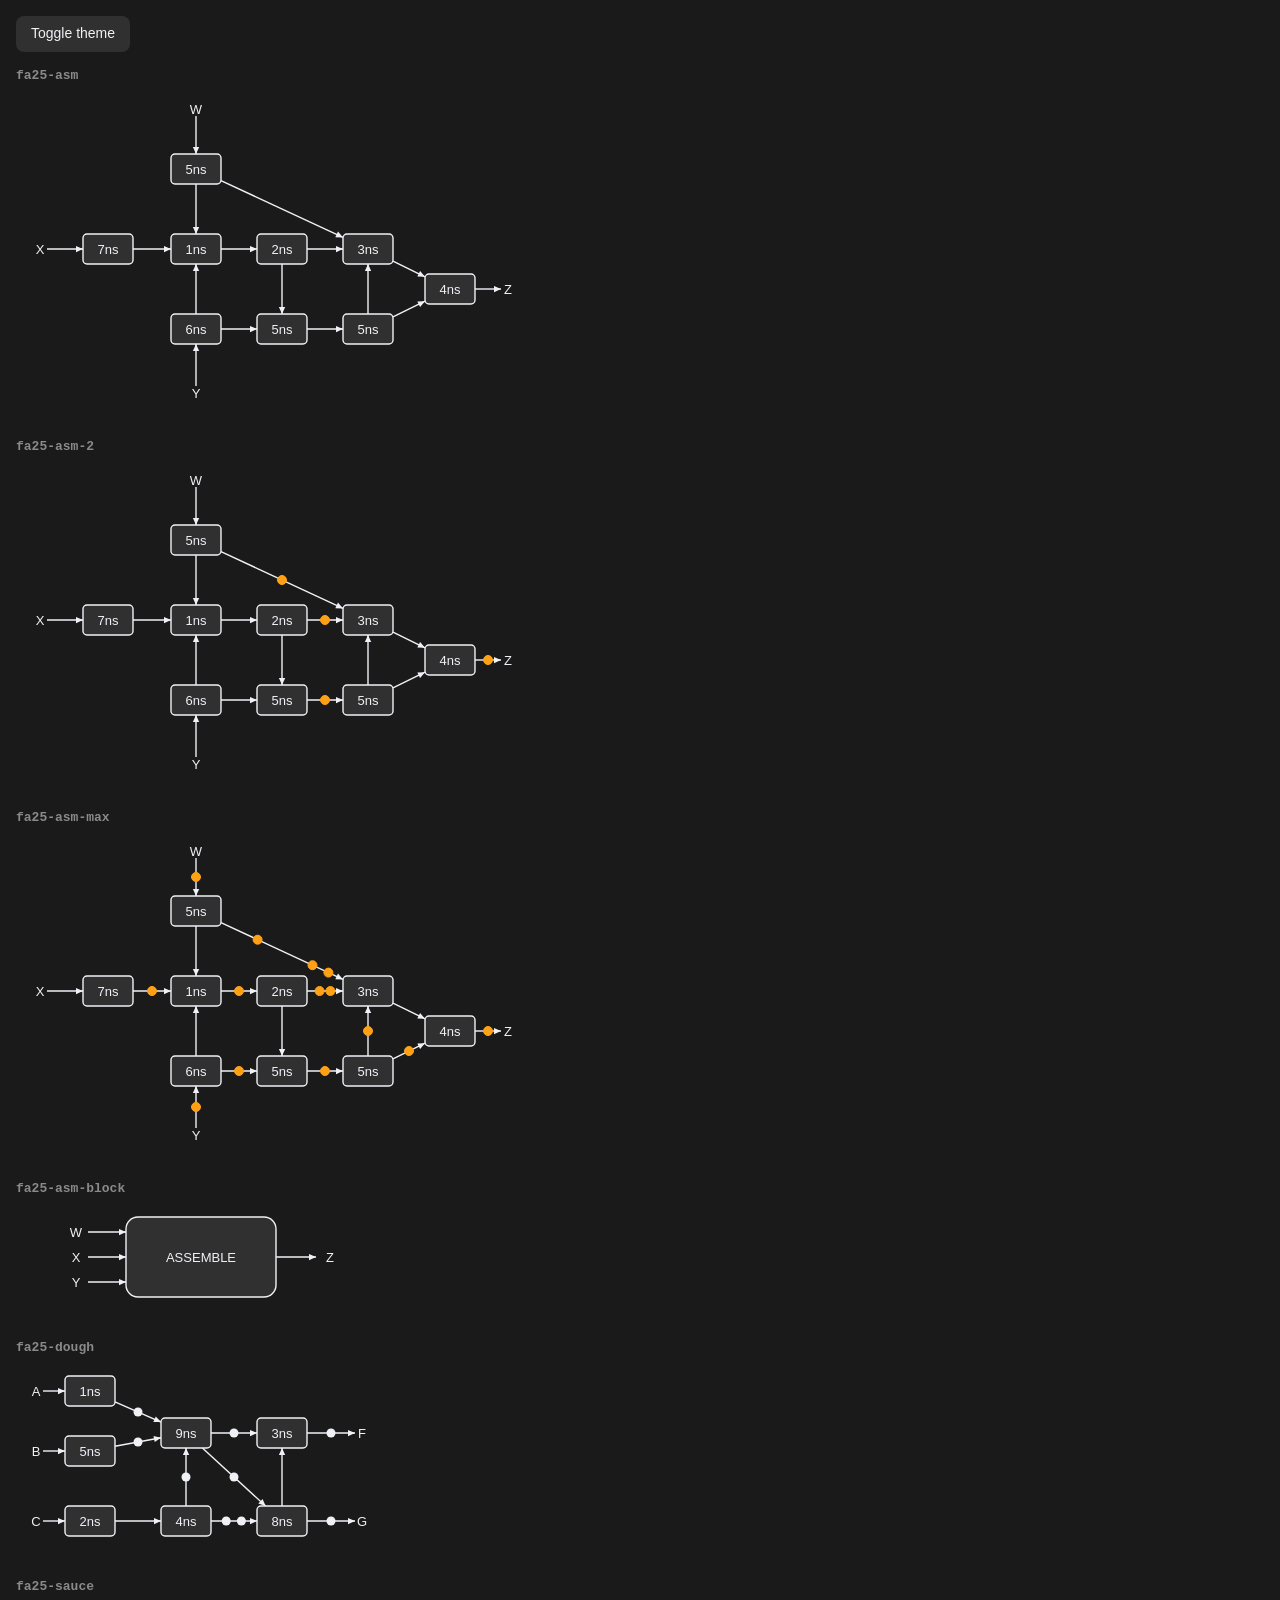
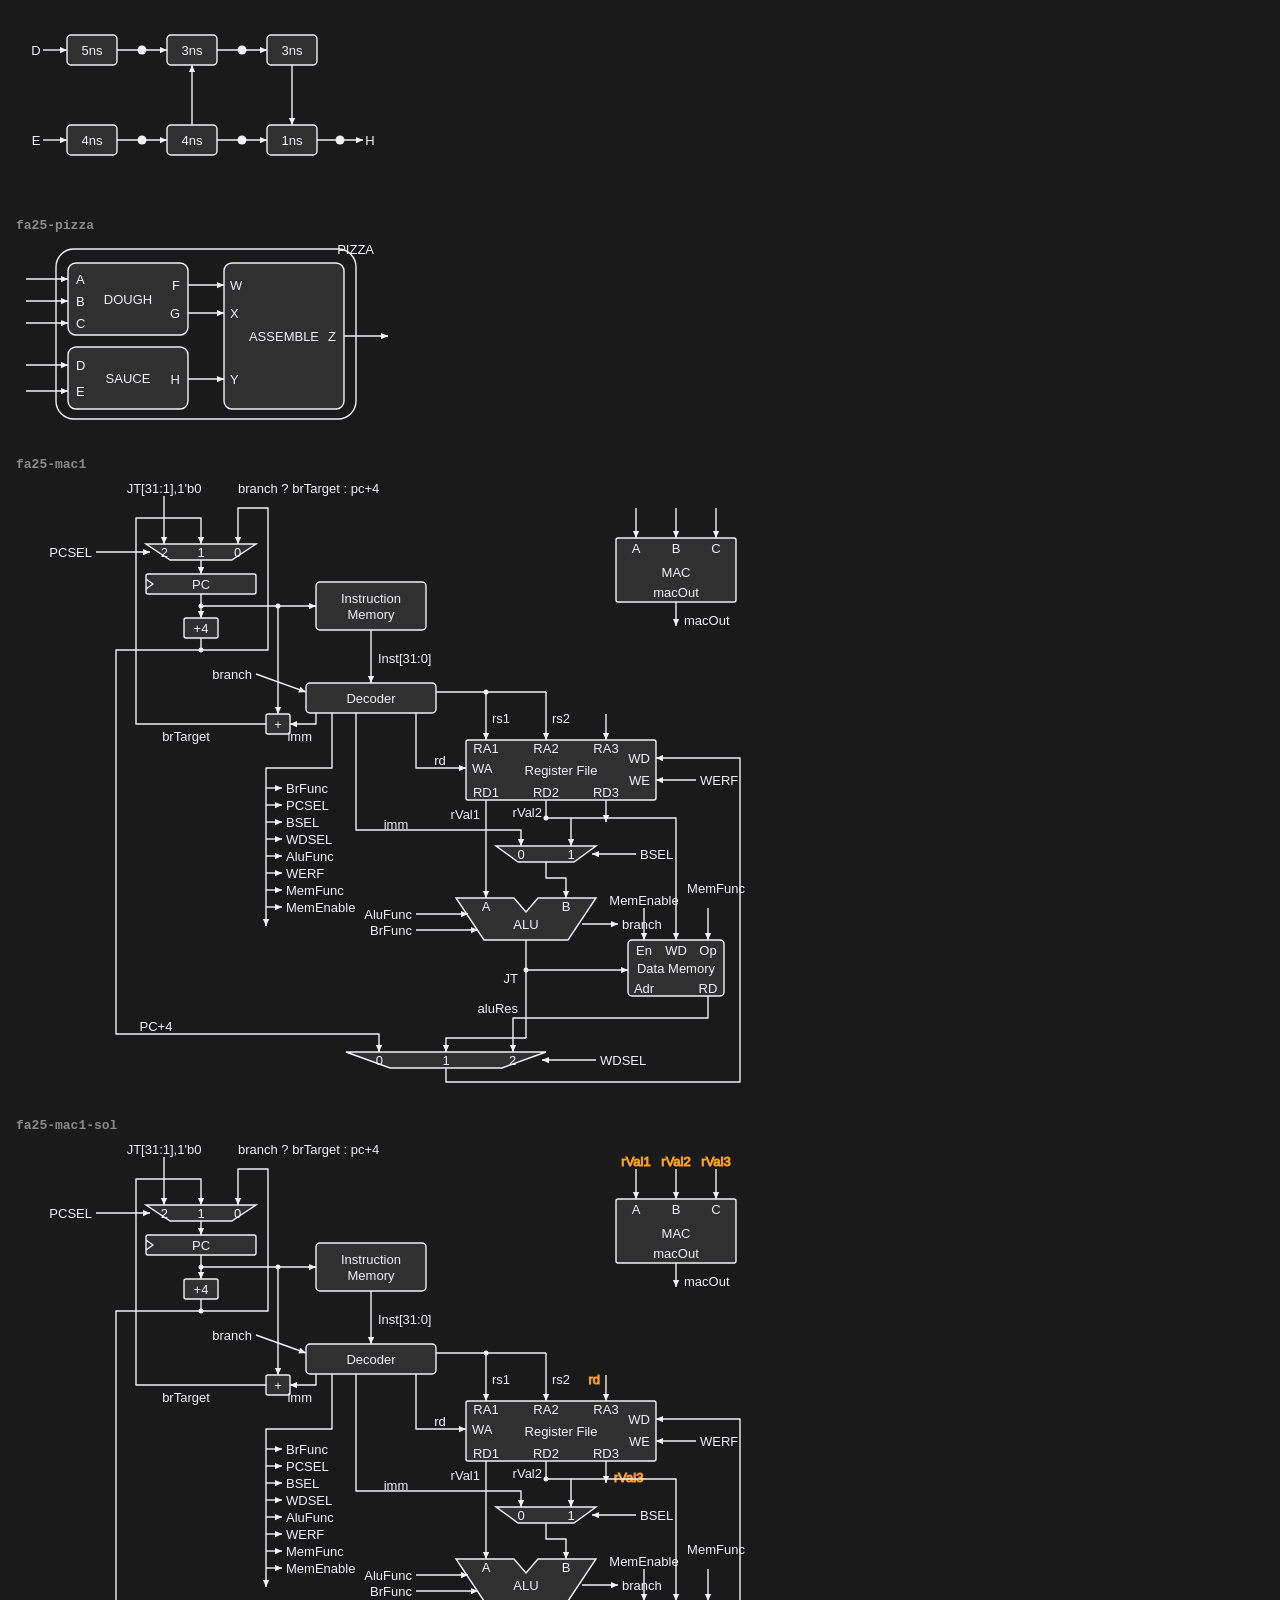
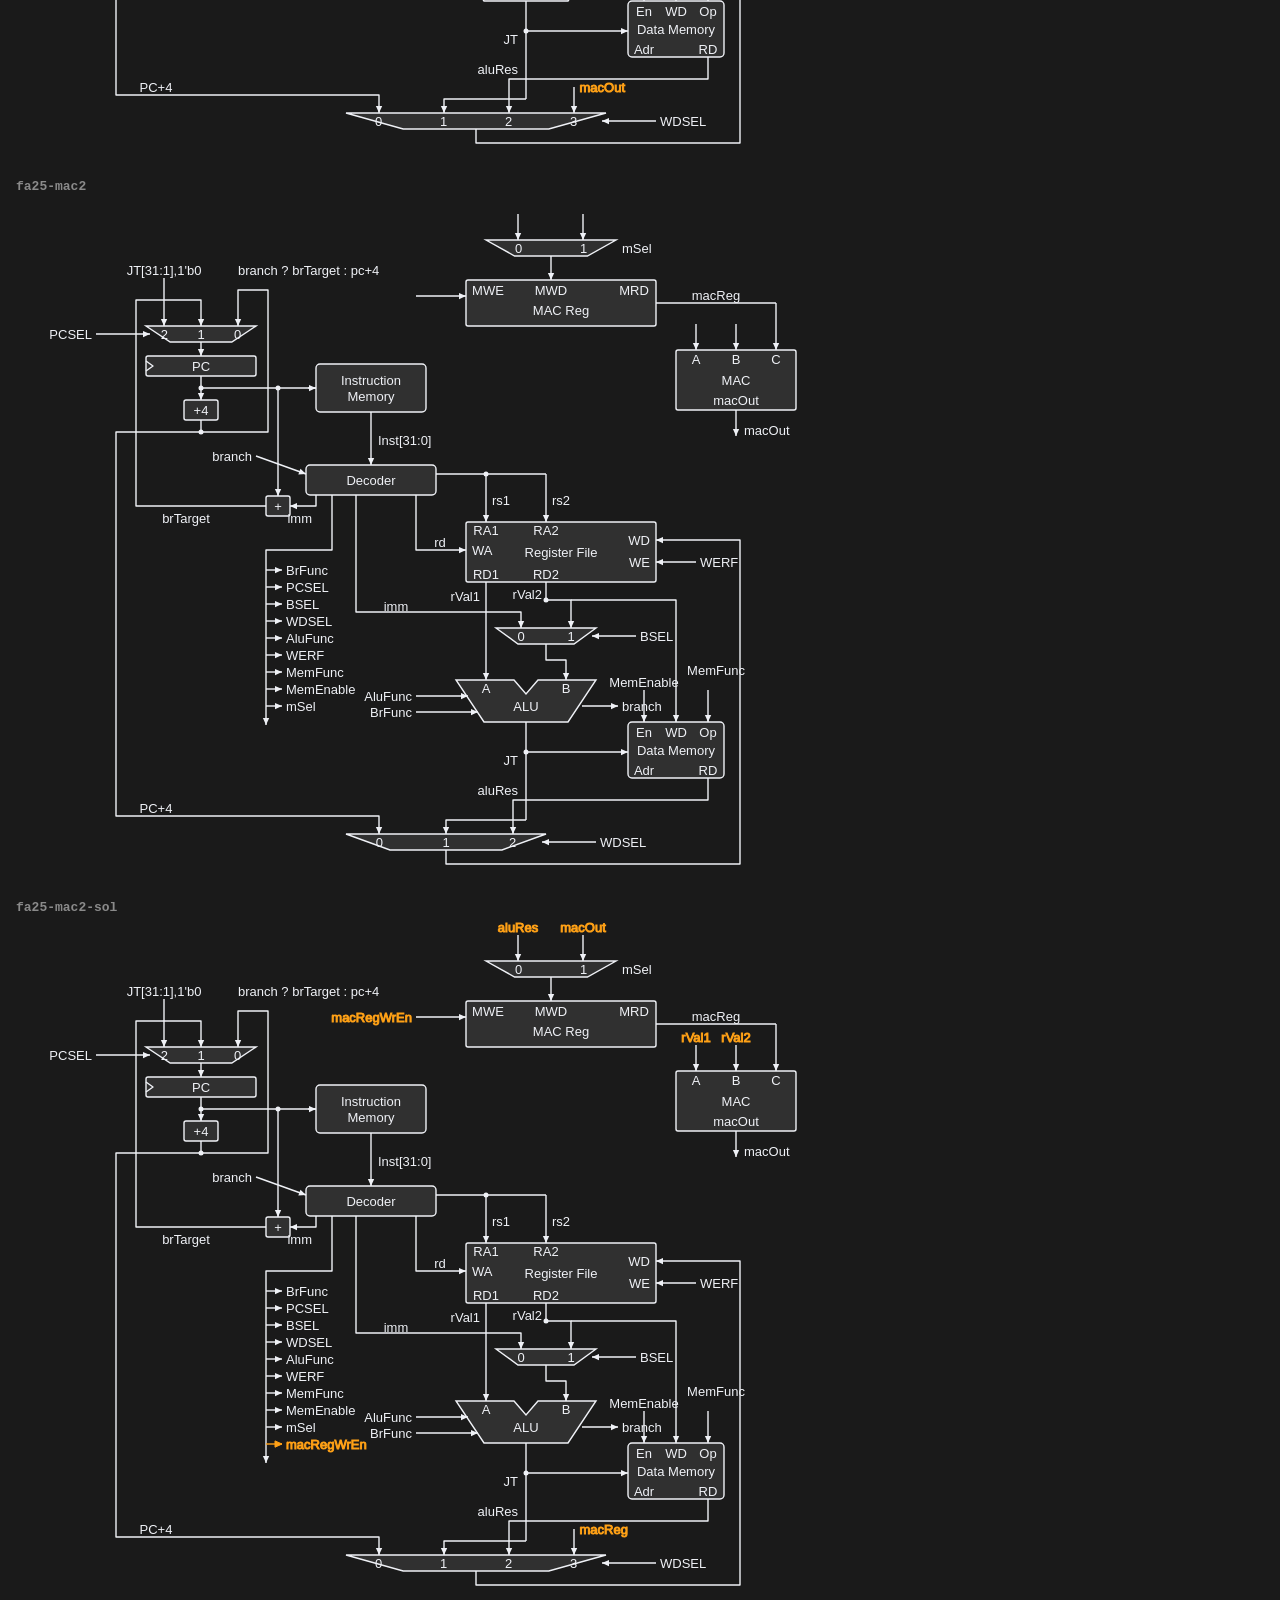
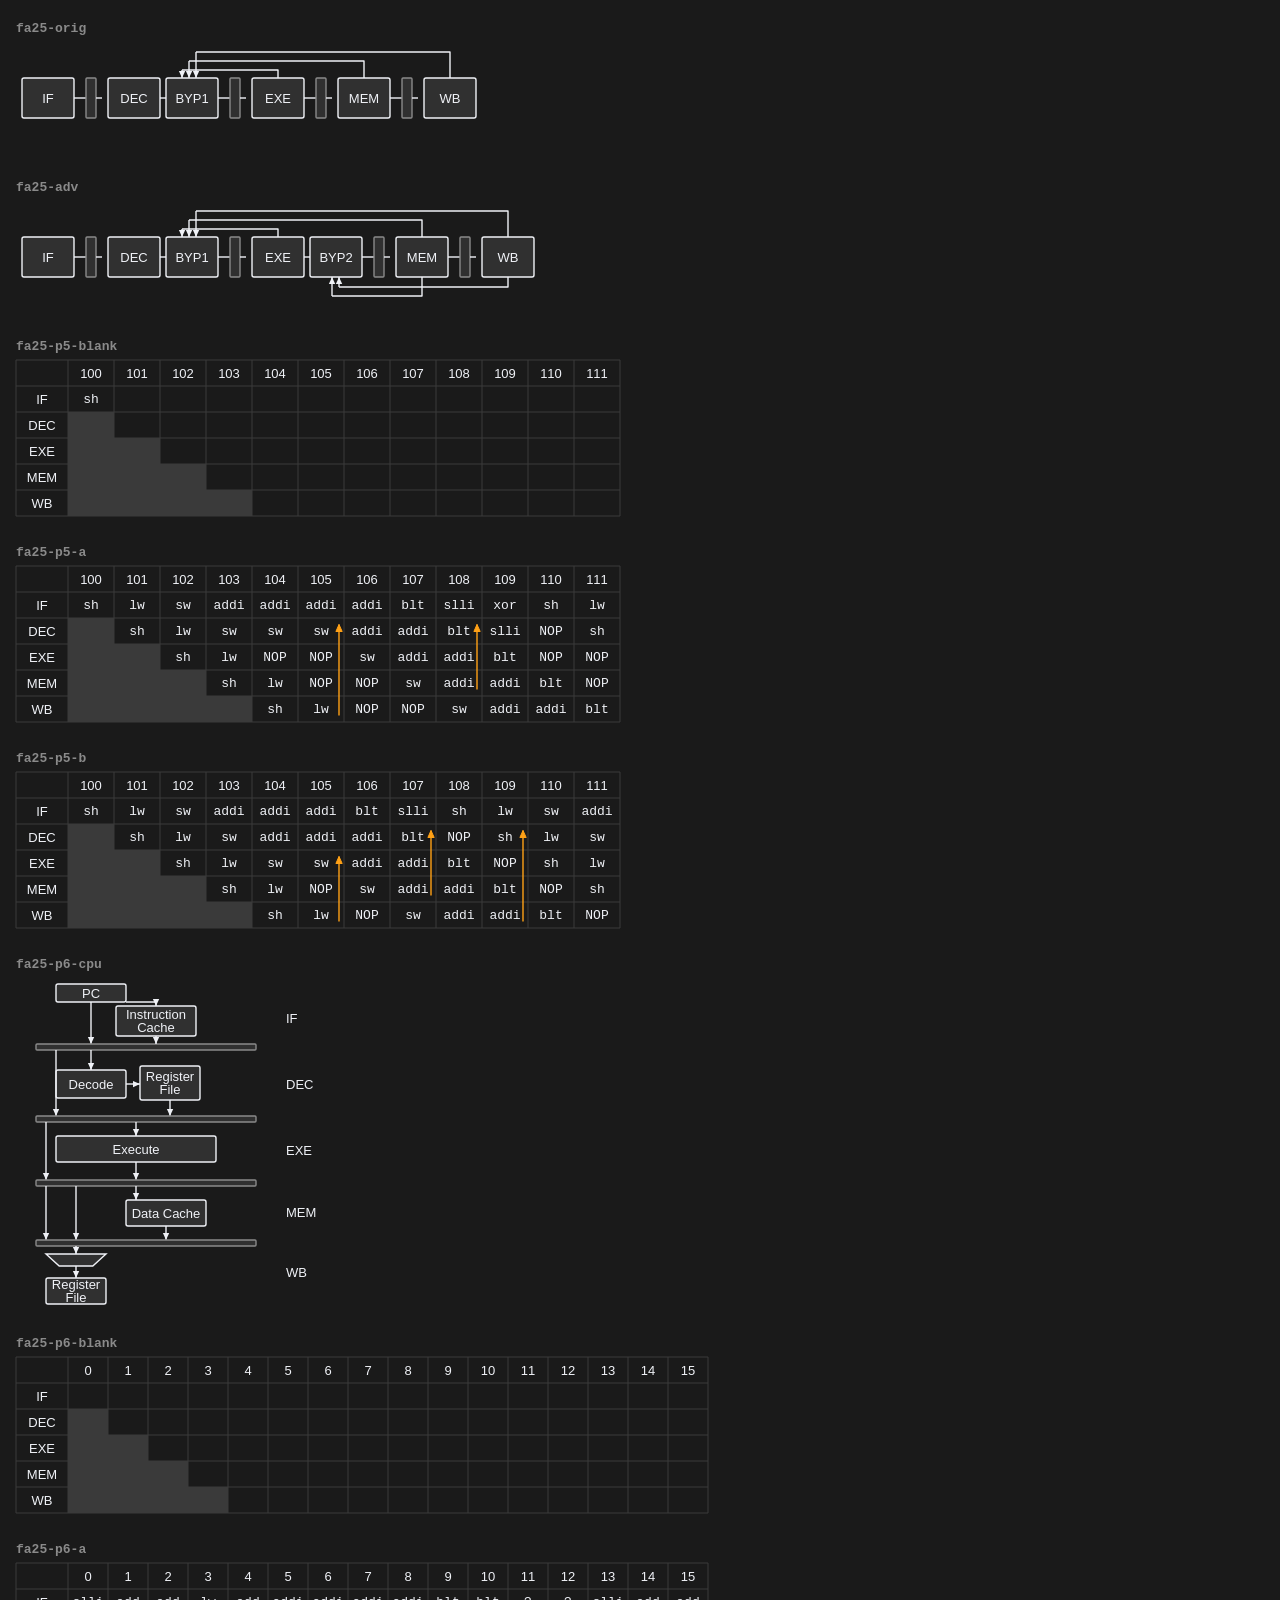
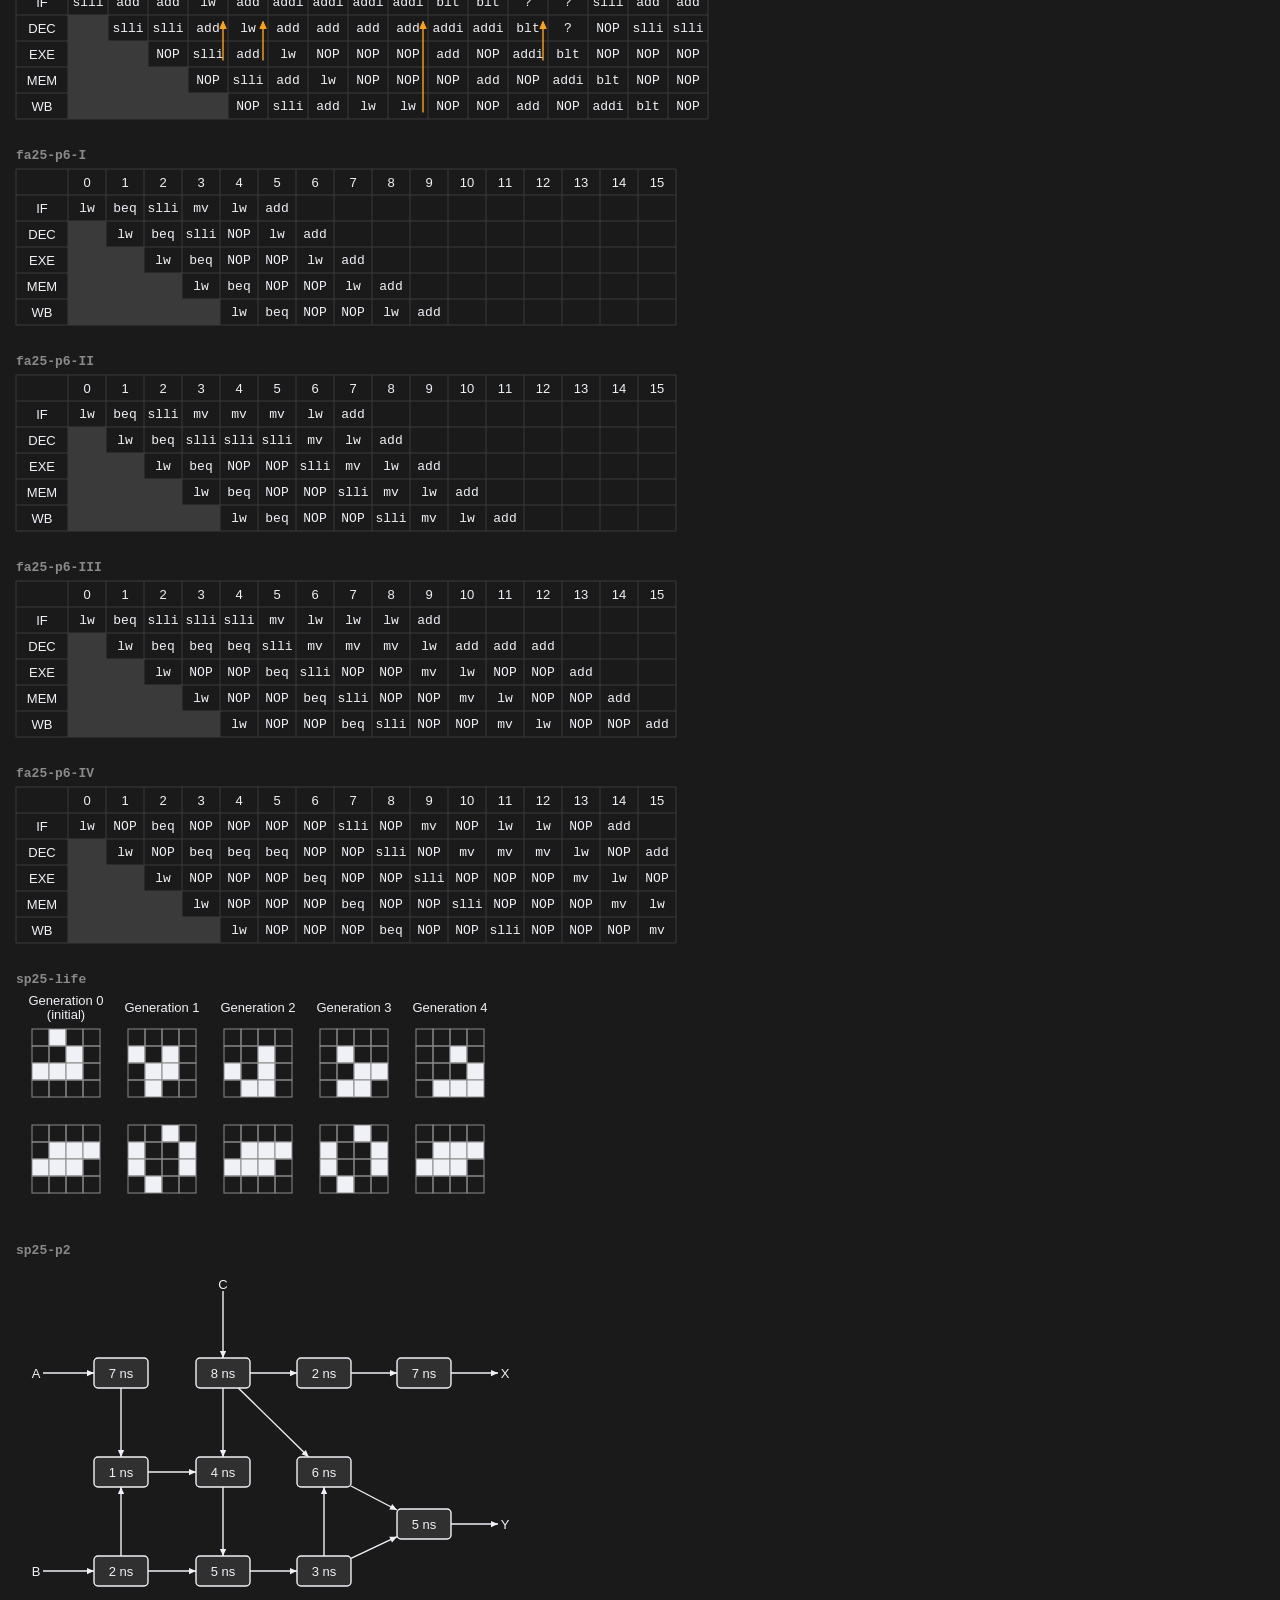
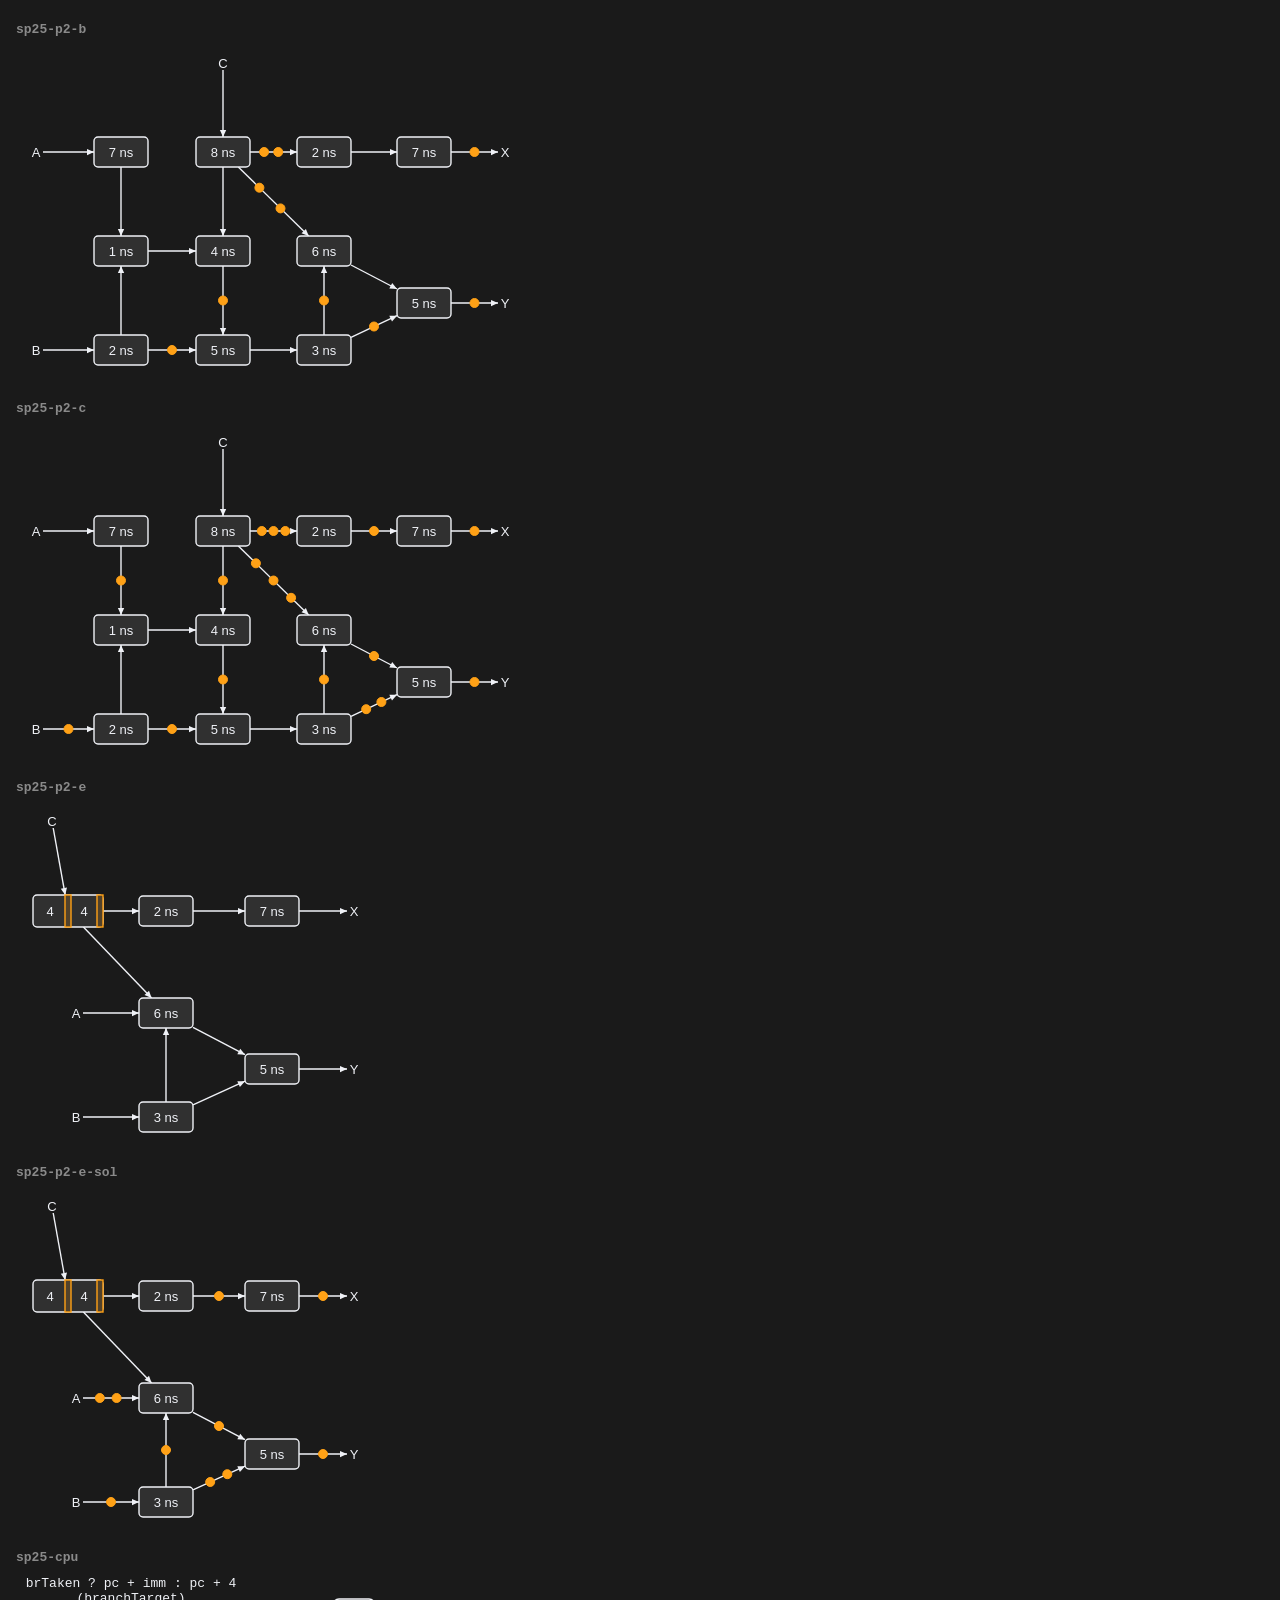
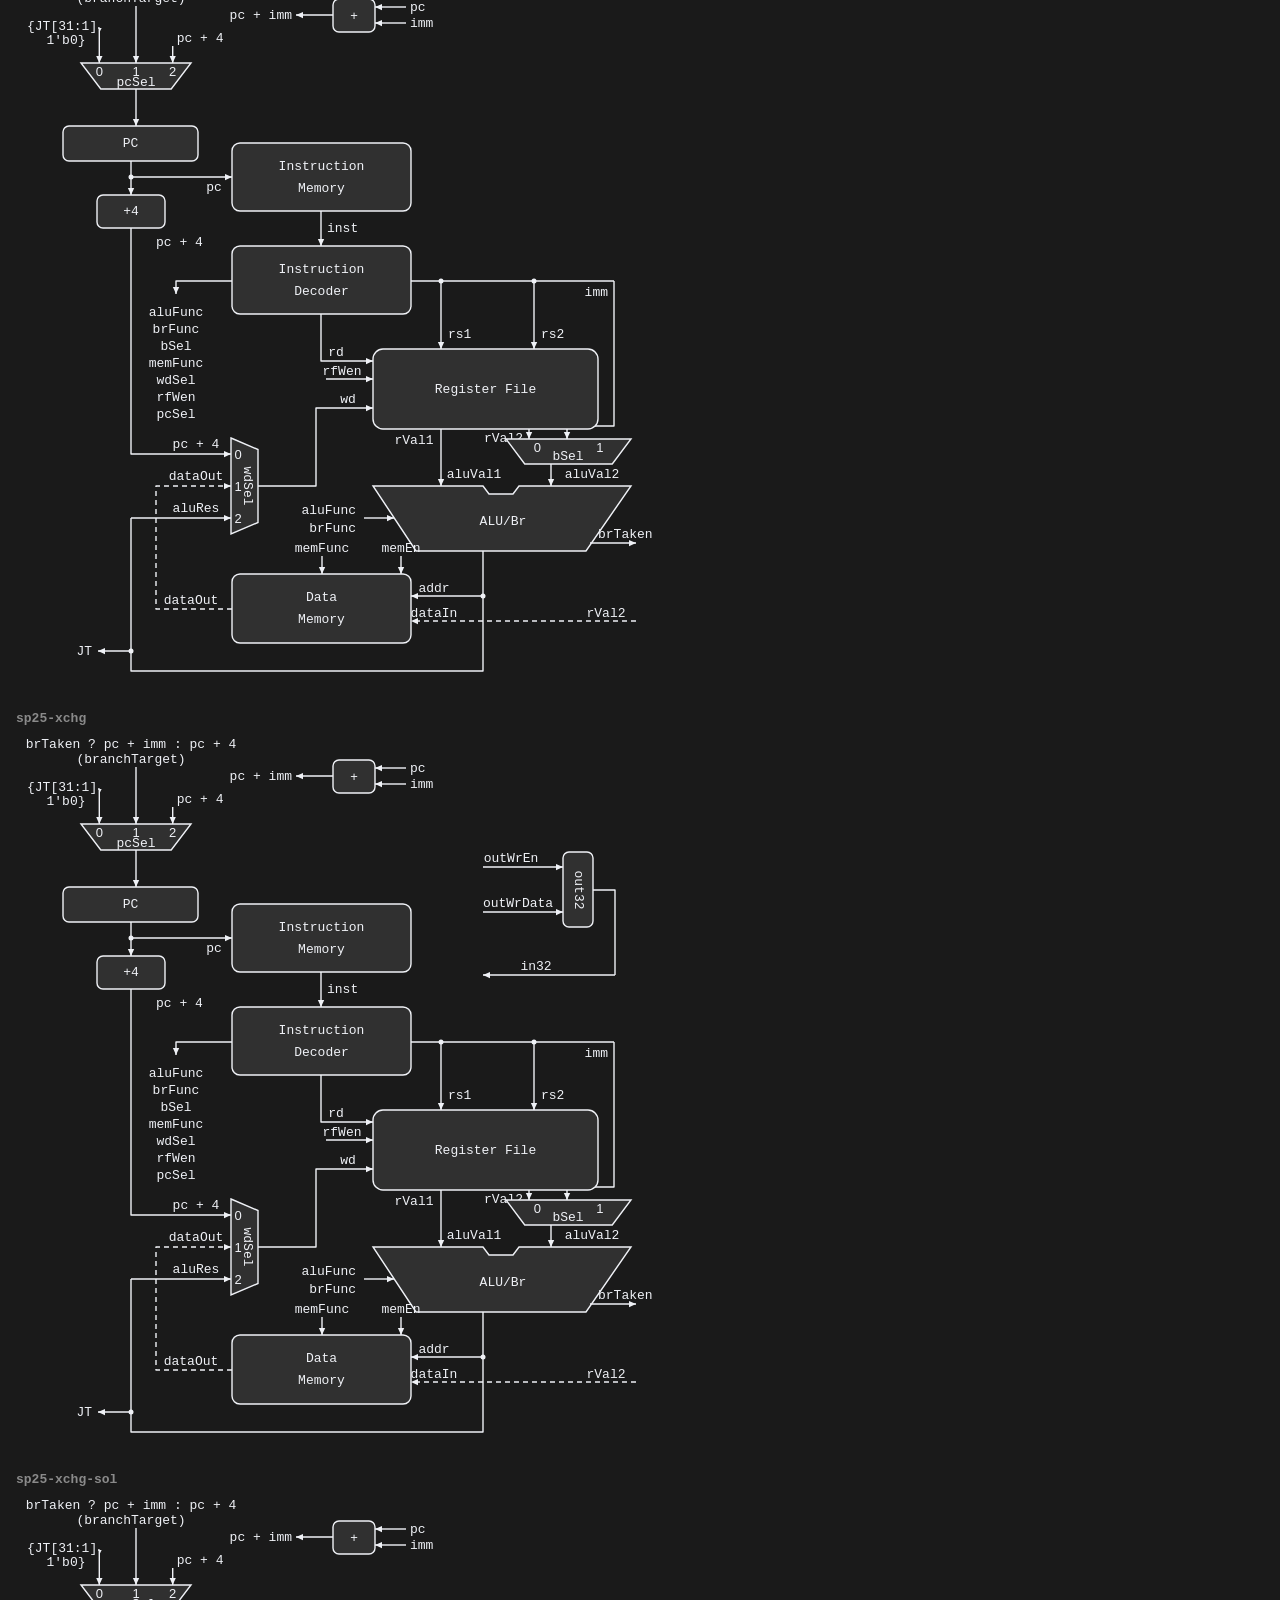
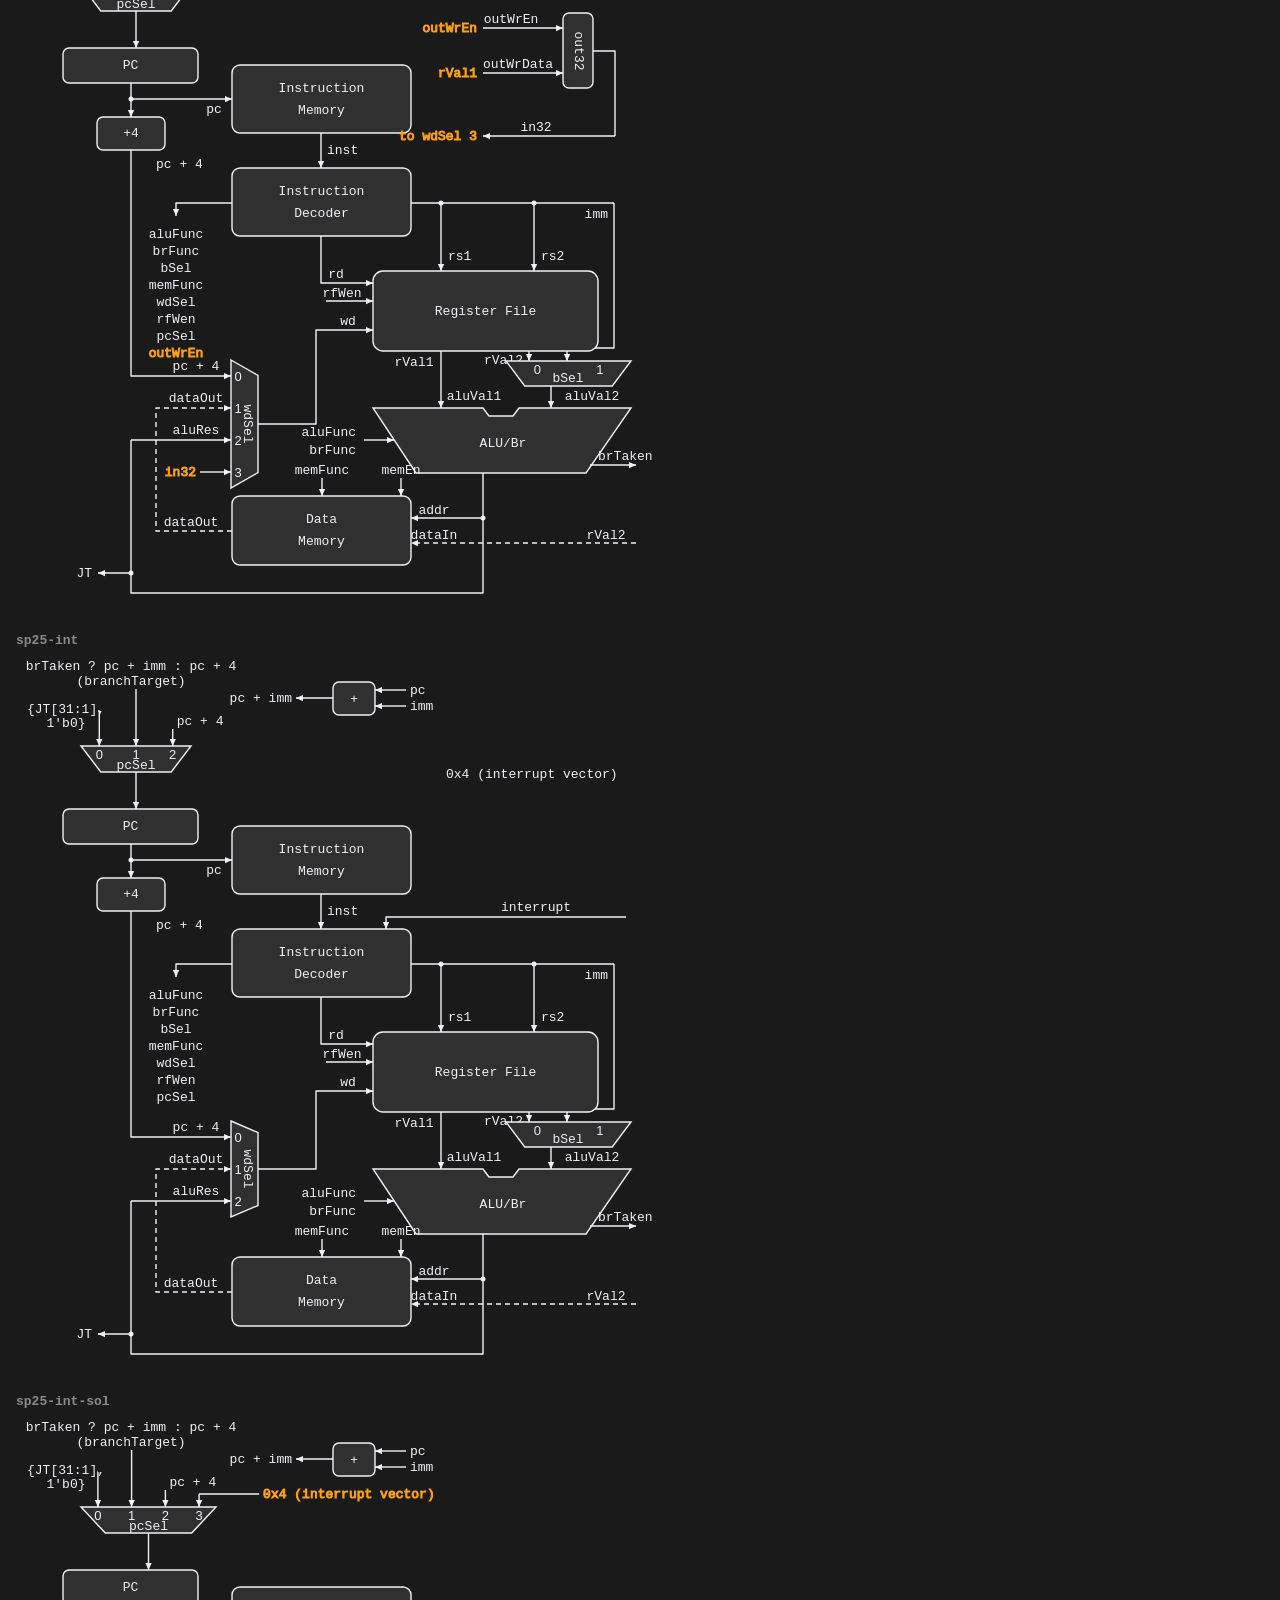
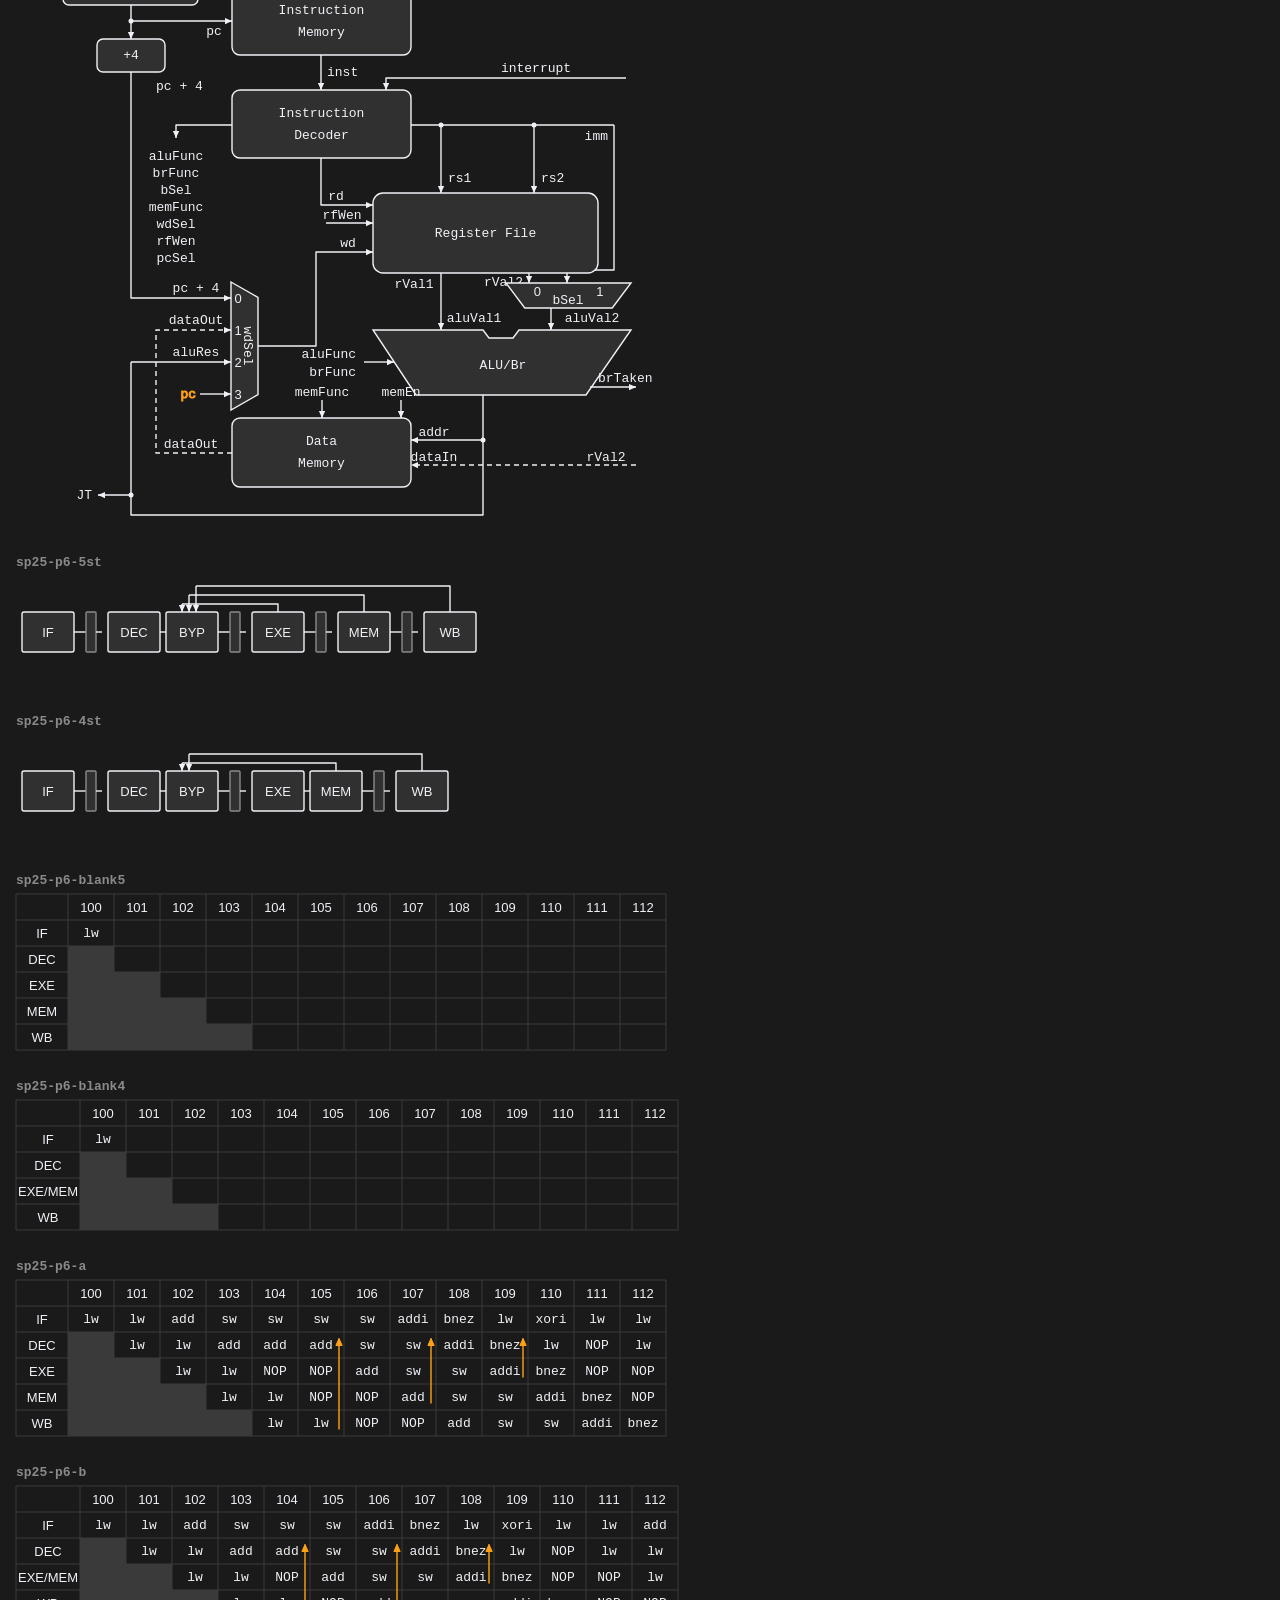
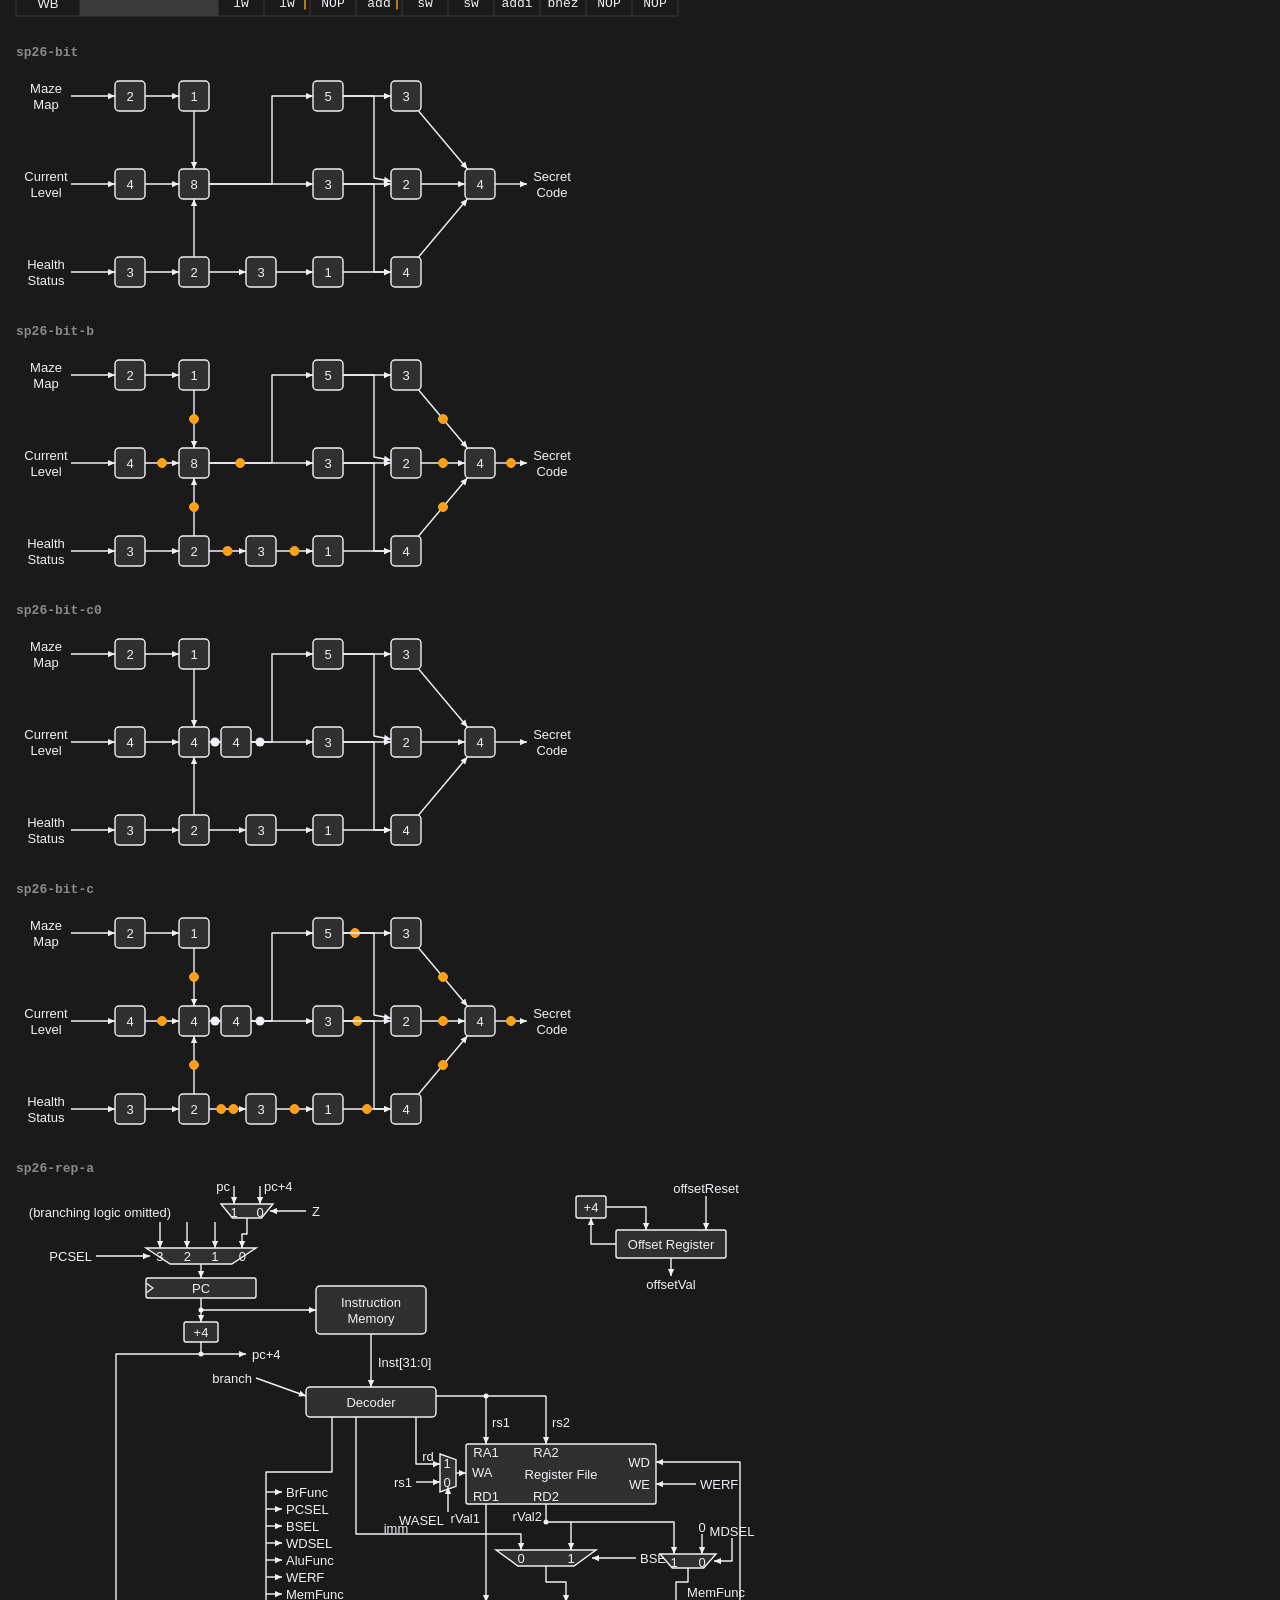
<file: scripts/figs.html>
<!doctype html>
<html lang="en" data-theme="dark">
<head>
  <meta charset="utf-8">
  <meta name="viewport" content="width=device-width, initial-scale=1">
  <title>Figure Sheet</title>
  <!-- Developer page: shows every figure from js/fig.js at full size. Serve the trainer folder
       and open /scripts/figs.html. Add ?f=name to show only figures whose name contains "name". -->
  <link rel="stylesheet" href="../css/style.css?v=dev">
  <style>
    body { padding: 16px; height: auto; overflow: auto; }
    .item { margin: 0 0 28px; }
    .item h4 { margin: 0 0 6px; font: 600 13px ui-monospace, Consolas, monospace; color: var(--text-3); }
    .item .fig { margin: 0; max-width: none; }
    button { margin-bottom: 16px; }
  </style>
</head>
<body>
  <button class="btn" onclick="document.documentElement.dataset.theme = document.documentElement.dataset.theme === 'dark' ? 'light' : 'dark'">Toggle theme</button>
  <div id="list"></div>
  <script src="../js/fig.js?v=dev"></script>
  <script src="../js/real-6191-quiz.js?v=dev"></script>
  <script src="../js/real-6191-ws.js?v=dev"></script>
  <script>
    const f = new URLSearchParams(location.search).get("f") || "";
    document.getElementById("list").innerHTML = Object.entries(window.FIGS).filter(([k]) => k.includes(f))
      .map(([k, v]) => `<div class="item"><h4>${k}</h4>${v}</div>`).join("");
  </script>
</body>
</html>
</file>
<file: css/style.css>
:root {
  --bg: #1a1a1a;
  --panel: #282828;
  --panel-2: #303030;
  --row-alt: #232323;
  --border: #3a3a3a;
  --text: #eff1f6;
  --text-2: #b3b3b3;
  --text-3: #8a8a8a;
  --accent: #ffa116;
  --easy: #00b8a3;
  --medium: #ffc01e;
  --hard: #ff375f;
  --ok: #2cbb5d;
  --bad: #ef4743;
  --chip: #3a3a3a;
  --input: #1f1f1f;
  --shadow: 0 4px 18px rgba(0, 0, 0, 0.35);
  color-scheme: dark;
}
:root[data-theme="light"] {
  --bg: #f7f8fa;
  --panel: #ffffff;
  --panel-2: #f2f3f4;
  --row-alt: #f7f8fa;
  --border: #e4e6eb;
  --text: #262626;
  --text-2: #5c5c5c;
  --text-3: #8c8c8c;
  --chip: #eceef1;
  --input: #ffffff;
  --shadow: 0 4px 18px rgba(0, 0, 0, 0.08);
  color-scheme: light;
}

* { box-sizing: border-box; }
html, body { margin: 0; height: 100%; }
body {
  background: var(--bg);
  color: var(--text);
  font: 14px/1.55 -apple-system, BlinkMacSystemFont, "Segoe UI", Roboto, "Helvetica Neue", Arial, sans-serif;
}
a { color: inherit; text-decoration: none; }
button { font: inherit; color: inherit; }

/* ---------- top bar ---------- */
.topbar {
  position: sticky; top: 0; z-index: 10;
  display: flex; align-items: center; gap: 24px;
  height: 50px; padding: 0 20px;
  background: var(--panel); border-bottom: 1px solid var(--border);
}
.brand { display: flex; align-items: center; gap: 8px; font-weight: 600; font-size: 16px; }
.logo {
  display: inline-grid; place-items: center; width: 26px; height: 26px; border-radius: 6px;
  background: var(--accent); color: #1a1a1a; font-weight: 800;
}
.topnav { display: flex; gap: 4px; }
.topnav a { padding: 6px 12px; border-radius: 6px; color: var(--text-2); }
.topnav a:hover { color: var(--text); background: var(--panel-2); }
.topnav a.active { color: var(--text); font-weight: 600; }
.topbar-right { margin-left: auto; display: flex; gap: 8px; }

.btn {
  border: 1px solid transparent; border-radius: 8px; padding: 6px 14px; cursor: pointer;
  background: var(--panel-2); color: var(--text); transition: background .15s, opacity .15s; white-space: nowrap;
}
.btn:hover { filter: brightness(1.12); }
.btn.ghost { background: transparent; border-color: var(--border); }
.btn.icon { padding: 6px 10px; }
.btn.primary { background: var(--ok); color: #fff; font-weight: 600; }
.btn.accent { background: var(--accent); color: #1a1a1a; font-weight: 600; }
.btn:disabled { opacity: .5; cursor: default; }

/* ---------- list page ---------- */
.page { max-width: 1240px; margin: 0 auto; padding: 24px 20px 60px; display: grid; grid-template-columns: 1fr 300px; gap: 24px; }
@media (max-width: 960px) { .page { grid-template-columns: 1fr; } .side { order: -1; } }

.topics { display: flex; flex-wrap: wrap; gap: 8px; margin-bottom: 16px; }
.topic-chip {
  padding: 4px 12px; border-radius: 999px; background: var(--chip); color: var(--text-2);
  cursor: pointer; border: 1px solid transparent; font-size: 13px; user-select: none;
}
.topic-chip .n { color: var(--text-3); margin-left: 4px; font-size: 12px; }
.topic-chip:hover { color: var(--text); }
.topic-chip.on { border-color: var(--accent); color: var(--accent); }
.topic-chip.more { background: transparent; color: var(--text-3); }

.filters { display: flex; flex-wrap: wrap; gap: 10px; align-items: center; margin-bottom: 12px; }
.filters select, .filters input {
  background: var(--panel-2); color: var(--text); border: 1px solid var(--border);
  border-radius: 8px; padding: 6px 10px; outline: none;
}
.filters input { flex: 1; min-width: 180px; }
.filters input:focus, .filters select:focus { border-color: var(--accent); }
.filters .count { color: var(--text-3); margin-left: auto; font-size: 13px; }

.table { width: 100%; border-collapse: collapse; }
.table th {
  text-align: left; font-weight: 500; color: var(--text-3); padding: 10px 12px;
  border-bottom: 1px solid var(--border); cursor: pointer; user-select: none; white-space: nowrap;
}
.table th.sorted { color: var(--text); }
.table td { padding: 11px 12px; vertical-align: middle; }
.table tbody tr:nth-child(odd) { background: var(--row-alt); }
.table tbody tr:hover { background: var(--panel-2); }
.table tbody tr { cursor: pointer; }
.table td.title a:hover { color: var(--accent); }
.col-status { width: 52px; text-align: center; }
.col-diff { width: 100px; }
.col-star { width: 40px; text-align: center; }
.tags-cell { color: var(--text-3); font-size: 12px; }
.empty { padding: 40px; text-align: center; color: var(--text-3); }

.diff-Easy { color: var(--easy); }
.diff-Medium { color: var(--medium); }
.diff-Hard { color: var(--hard); }

.status-icon { display: inline-block; width: 18px; height: 18px; vertical-align: middle; }
.st-solved { color: var(--ok); }
.st-attempted { color: var(--medium); }
.star { cursor: pointer; color: var(--text-3); font-size: 16px; background: none; border: 0; padding: 0; }
.star.on { color: var(--accent); }

/* ---------- side panel ---------- */
.card { background: var(--panel); border: 1px solid var(--border); border-radius: 12px; padding: 18px; margin-bottom: 16px; }
.card h3 { margin: 0 0 14px; font-size: 15px; font-weight: 600; }
.ring-wrap { display: flex; align-items: center; gap: 20px; }
.ring { position: relative; width: 110px; height: 110px; flex: none; }
.ring svg { transform: rotate(-90deg); }
.ring .center { position: absolute; inset: 0; display: grid; place-items: center; text-align: center; }
.ring .big { font-size: 24px; font-weight: 700; line-height: 1; }
.ring .small { font-size: 12px; color: var(--text-3); }
.bars { flex: 1; display: flex; flex-direction: column; gap: 10px; }
.bar-row .lbl { display: flex; justify-content: space-between; font-size: 12px; margin-bottom: 4px; }
.bar-row .lbl span:last-child { color: var(--text-3); }
.bar { height: 6px; border-radius: 3px; background: var(--chip); overflow: hidden; }
.bar > div { height: 100%; border-radius: 3px; }
.side .meta { color: var(--text-3); font-size: 12px; margin-top: 12px; }
.side .row-btns, .hero-stats .row-btns { display: flex; gap: 8px; flex-wrap: wrap; }

/* ---------- problem page ---------- */
.workspace {
  display: grid; grid-template-columns: minmax(0, 1fr) 6px minmax(340px, 42%); gap: 0;
  height: calc(100vh - 50px); padding: 8px;
}
@media (max-width: 900px) {
  .workspace { grid-template-columns: 1fr; height: auto; }
  .gutter { display: none; }
}
.pane { background: var(--panel); border: 1px solid var(--border); border-radius: 10px; display: flex; flex-direction: column; min-height: 0; overflow: hidden; }
.gutter { cursor: col-resize; }
.gutter:hover { background: var(--accent); opacity: .4; border-radius: 3px; }
.tabs { display: flex; gap: 2px; padding: 4px 6px; background: var(--panel-2); border-bottom: 1px solid var(--border); flex: none; }
.tab { padding: 6px 12px; border-radius: 6px; cursor: pointer; color: var(--text-2); border: 0; background: none; font-size: 13px; }
.tab:hover { color: var(--text); background: var(--chip); }
.tab.on { color: var(--text); font-weight: 600; }
.tab .lock { font-size: 11px; opacity: .7; }
.pane-body { padding: 18px 22px 28px; overflow: auto; flex: 1; min-height: 0; }
.pane-body h1 { font-size: 22px; margin: 0 0 10px; font-weight: 600; }
.pmeta { display: flex; gap: 8px; align-items: center; flex-wrap: wrap; margin-bottom: 16px; }
.pill { font-size: 12px; padding: 2px 10px; border-radius: 999px; background: var(--chip); }
.pill.solved-pill { color: var(--ok); }
.statement p, .solution p, .hint-body p { margin: 0 0 12px; }
.statement pre.code, .solution pre.code, .hint-body pre.code {
  margin: 0 0 12px; padding: 10px 12px; border-radius: 6px; background: var(--chip); color: var(--text);
  font: 13px/1.45 ui-monospace, SFMono-Regular, Consolas, "Liberation Mono", monospace; overflow-x: auto; white-space: pre;
}
.statement p code, .solution p code, .hint-body p code {
  background: var(--chip); padding: 1px 5px; border-radius: 4px; font-family: ui-monospace, Consolas, monospace; font-size: 0.92em;
}
.statement { font-size: 15px; }
/* figures (js/fig.js) and tables in problem text */
.fig { display: block; max-width: 100%; height: auto; margin: 4px auto 14px; color: var(--text); overflow: visible; }
.statement .fig, .solution .fig { cursor: zoom-in; }
.fig-zoom { position: fixed; inset: 0; z-index: 100; background: var(--bg); display: flex; align-items: center; justify-content: center; padding: 24px; cursor: zoom-out; overflow: auto; }
.fig-zoom .fig { width: min(96vw, 1300px); max-height: 94vh; margin: 0; }
.fig text { fill: currentColor; font: 13px/1 -apple-system, "Segoe UI", Roboto, Helvetica, Arial, sans-serif; }
.fig text.m { font-family: ui-monospace, Consolas, monospace; }
.fig .ln { fill: none; stroke: currentColor; stroke-width: 1.4; stroke-linejoin: round; }
.fig .bx { fill: var(--panel-2); stroke: currentColor; stroke-width: 1.4; }
.fig .bx.nofill { fill: none; }
.fig .fill { fill: currentColor; }
.fig .grid { stroke: var(--border); stroke-width: 1; }
.fig .shade { fill: var(--chip); }
.fig .live { fill: currentColor; stroke: var(--text-3); }
.fig .dead { fill: none; stroke: var(--text-3); }
.fig .mut { color: var(--text-3); stroke: var(--text-3); }
.fig text.mut { fill: var(--text-3); }
.fig .acc { color: var(--accent); stroke: var(--accent); }
.fig text.acc { fill: var(--accent); }
.fig .ok { color: var(--ok); stroke: var(--ok); }
.fig text.ok { fill: var(--ok); }
.fig .bad { color: var(--bad); stroke: var(--bad); }
.fig text.bad { fill: var(--bad); }
.fig .hit { fill: none; stroke: transparent; stroke-width: 16; stroke-linecap: round; pointer-events: stroke; cursor: pointer; }
.fig .hit:hover { stroke: var(--accent); stroke-opacity: 0.22; }
.place { margin: 14px 0; padding: 12px 14px; border: 1px solid var(--border); border-radius: 10px; }
.place h3 { margin: 0 0 4px; }
.place-bar { display: flex; flex-wrap: wrap; gap: 8px; align-items: center; margin: 8px 0; }
.place-bar select { margin-left: 6px; }
.place-fig .fig { user-select: none; width: min(100%, 760px); margin-bottom: 4px; }
.place-info { margin: 4px 0 8px; }
.place-info .bad { color: var(--bad); font-weight: 600; }
.fig .bx.acc { fill: color-mix(in srgb, var(--accent) 16%, var(--panel-2)); }
.tbl-wrap { overflow-x: auto; margin: 0 0 14px; }
.tbl { border-collapse: collapse; font-size: 13px; }
.tbl th, .tbl td { border: 1px solid var(--border); padding: 4px 9px; text-align: center; white-space: nowrap; }
.tbl th { background: var(--panel-2); font-weight: 600; }
.tbl td:first-child, .tbl th:first-child { text-align: left; font-weight: 600; }
.tbl.plain td:first-child { font-weight: 400; }
.tbl td.blank { min-width: 34px; }
.tbl code { background: none; padding: 0; }
.statement ul, .solution ul { margin: 0 0 12px; padding-left: 22px; }
.statement li, .solution li { margin: 2px 0; }
.ans-line { color: var(--accent); }
.katex-display { overflow-x: auto; overflow-y: hidden; padding: 4px 0; }
.topic-links { margin-top: 26px; padding-top: 14px; border-top: 1px solid var(--border); display: flex; flex-wrap: wrap; gap: 6px; }
.topic-links .pill { cursor: pointer; }
.topic-links .pill:hover { color: var(--accent); }

.hint { border: 1px solid var(--border); border-radius: 8px; margin-bottom: 10px; overflow: hidden; }
.hint summary { padding: 10px 14px; cursor: pointer; color: var(--text-2); list-style: none; }
.hint summary::-webkit-details-marker { display: none; }
.hint summary::before { content: "▸ "; }
.hint[open] summary::before { content: "▾ "; }
.hint-body { padding: 0 14px 4px; }

.reveal { text-align: center; padding: 40px 10px; color: var(--text-2); }
.reveal p { margin-bottom: 16px; }

textarea.notes {
  width: 100%; min-height: 260px; resize: vertical; background: var(--input); color: var(--text);
  border: 1px solid var(--border); border-radius: 8px; padding: 12px; font: 14px/1.5 ui-monospace, Consolas, monospace; outline: none;
}
textarea.notes:focus { border-color: var(--accent); }
.muted { color: var(--text-3); font-size: 12px; }

/* answer pane */
.answer-box { padding: 16px; display: flex; flex-direction: column; gap: 12px; border-bottom: 1px solid var(--border); }
.answer-box label { font-size: 13px; color: var(--text-2); }
.answer-input {
  width: 100%; background: var(--input); color: var(--text); border: 1px solid var(--border); border-radius: 8px;
  padding: 10px 12px; font: 16px ui-monospace, Consolas, monospace; outline: none;
}
.answer-input:focus { border-color: var(--accent); }
.preview { min-height: 22px; font-size: 13px; color: var(--text-3); }
/* official problems: graded parts and page images */
.parts { display: flex; flex-direction: column; gap: 8px; max-height: 52vh; overflow: auto; padding-right: 4px; }
.part-row { display: grid; grid-template-columns: minmax(0, 1fr) 128px 18px; gap: 8px; align-items: center; }
.part-row label { font-size: 13px; color: var(--text-2); }
.part-row .answer-input { padding: 6px 8px; font-size: 14px; }
.part-row.ok label, .part-row.ok .part-mark { color: var(--ok); }
.part-row.bad .part-mark { color: var(--bad); }
.part-mark { font-weight: 700; text-align: center; }
.self-note { margin: 0; }
.src-pill.src-quiz { color: var(--hard); }
.src-pill.src-worksheet { color: var(--accent); }
.title .src-pill { font-size: 11px; margin-left: 4px; }
.part-key { border-collapse: collapse; margin-bottom: 14px; font-size: 13px; width: 100%; }
.part-key td { padding: 4px 8px; border-bottom: 1px solid var(--border); }
.part-key td:last-child { text-align: right; white-space: nowrap; }
.preview.err { color: var(--bad); }
.answer-actions { display: flex; gap: 8px; align-items: center; flex-wrap: wrap; }
.answer-actions .spacer { flex: 1; }
.verdict { border-radius: 8px; padding: 12px 14px; font-weight: 600; }
.verdict.correct { background: rgba(44, 187, 93, .12); color: var(--ok); }
.verdict.wrong { background: rgba(239, 71, 67, .12); color: var(--bad); }
.verdict.close { background: rgba(255, 192, 30, .12); color: var(--medium); }
.verdict .sub { display: block; font-weight: 400; font-size: 13px; color: var(--text-2); margin-top: 2px; }
.syntax-help { font-size: 12px; color: var(--text-3); }
.syntax-help code { background: var(--chip); padding: 1px 5px; border-radius: 4px; color: var(--text-2); }

.subs { padding: 12px 16px; overflow: auto; flex: 1; min-height: 0; }
.subs h4 { margin: 0 0 8px; font-size: 13px; color: var(--text-2); font-weight: 500; }
.sub-row { display: grid; grid-template-columns: 120px 1fr auto; gap: 10px; padding: 8px 6px; border-bottom: 1px solid var(--border); font-size: 13px; }
.sub-row .ok { color: var(--ok); font-weight: 600; }
.sub-row .bad { color: var(--bad); font-weight: 600; }
.sub-row .cl { color: var(--medium); font-weight: 600; }
.sub-row code { color: var(--text-2); overflow: hidden; text-overflow: ellipsis; white-space: nowrap; }
.sub-row time { color: var(--text-3); white-space: nowrap; }

.pbar { display: flex; align-items: center; gap: 8px; padding: 6px 12px; border-top: 1px solid var(--border); background: var(--panel-2); flex: none; }
.pbar .timer { font: 13px ui-monospace, Consolas, monospace; color: var(--text-2); }
.pbar .spacer { flex: 1; }

.toast {
  position: fixed; left: 50%; bottom: 28px; transform: translateX(-50%); background: var(--panel-2); color: var(--text);
  border: 1px solid var(--border); padding: 10px 18px; border-radius: 10px; box-shadow: var(--shadow); z-index: 50;
  animation: fade 2.4s forwards;
}
@keyframes fade { 0%, 80% { opacity: 1; } 100% { opacity: 0; } }

/* stats page */
.stats { max-width: 1000px; margin: 0 auto; padding: 24px 20px 60px; }
.stats-grid { display: grid; grid-template-columns: repeat(auto-fit, minmax(220px, 1fr)); gap: 16px; }
.kpi .v { font-size: 28px; font-weight: 700; }
.kpi .l { color: var(--text-3); font-size: 12px; }
.topic-table td { padding: 8px 10px; border-bottom: 1px solid var(--border); }
.topic-table td:last-child { width: 40%; }
.topic-table th { text-align: left; font-weight: 600; font-size: 12px; color: var(--text-3); padding: 6px 10px; border-bottom: 1px solid var(--border); }
.hard-table, .diff-table { width: 100%; border-collapse: collapse; font-size: 13px; }
.hard-table td:last-child, .diff-table td:last-child { width: auto; }
.hard-table td:first-child { max-width: 360px; }
.table-wrap { overflow-x: auto; }
.hard-table .ok { color: var(--ok); font-weight: 600; }
.hard-table .cl { color: var(--medium); font-weight: 600; }
.small { font-size: 12px; }
.heat { display: grid; grid-template-columns: repeat(auto-fill, 14px); gap: 3px; }
.heat div { width: 14px; height: 14px; border-radius: 3px; background: var(--chip); }

@media (max-width: 600px) {
  .topbar { gap: 10px; padding: 0 12px; }
  .brand span:not(.logo) { display: none; }
  .tags-cell, .col-tags { display: none; }
  .page { padding: 16px; }
}
.stats-grid.two-col { grid-template-columns: 1fr 1fr; }
@media (max-width: 760px) { .stats-grid.two-col { grid-template-columns: 1fr; } }

/* course + exam pages */
.course { max-width: 1000px; margin: 0 auto; padding: 24px 20px 60px; }
.course h2 { margin: 2px 0 8px; font-size: 22px; }
.course-hero { display: grid; grid-template-columns: 1fr 260px; gap: 24px; align-items: start; }
@media (max-width: 760px) { .course-hero { grid-template-columns: 1fr; } }
.hero-stats { display: flex; flex-direction: column; gap: 10px; }
.link { color: var(--accent); }
.link:hover { text-decoration: underline; }
.unit-head { display: flex; justify-content: space-between; align-items: baseline; gap: 12px; margin-bottom: 8px; }
.unit-head h3 { margin: 0; }
.lec { border-top: 1px solid var(--border); }
.lec-head {
  width: 100%; display: grid; grid-template-columns: 16px 1fr auto 52px 120px; gap: 12px; align-items: center;
  background: none; border: 0; padding: 10px 4px; cursor: pointer; text-align: left;
}
.lec-head:hover { background: var(--panel-2); }
.lec-caret { color: var(--text-3); }
.lec-reading { color: var(--text-3); font-size: 12px; white-space: nowrap; }
.lec-count { color: var(--text-2); font-size: 12px; text-align: right; }
@media (max-width: 600px) {
  .lec-head { grid-template-columns: 16px 1fr 44px; }
  .lec-reading, .lec-bar { display: none; }
}
.lec-body { padding: 0 4px 12px 28px; }
.lec-actions { margin-top: 8px; }
.mini-row { display: grid; grid-template-columns: 32px 1fr 70px; gap: 8px; align-items: center; padding: 7px 6px; border-radius: 6px; }
.mini-row:hover { background: var(--panel-2); }
.mini-row:hover .mini-title { color: var(--accent); }
.unit-exam { display: flex; align-items: center; gap: 12px; flex-wrap: wrap; border-top: 1px solid var(--border); padding-top: 12px; }
.exam-clock { font-family: ui-monospace, Consolas, monospace; }
.exam-clock.over { color: var(--bad); }
.lec-pill:hover { color: var(--accent); }
.filters select#fLec { max-width: 220px; }

/* course switcher */
.course-sel {
  background: var(--panel-2); color: var(--text); border: 1px solid var(--border); border-radius: 6px;
  padding: 5px 8px; font-size: 13px; max-width: 220px; cursor: pointer;
}
.course-sel:focus { outline: none; border-color: var(--accent); }
@media (max-width: 640px) { .course-sel { max-width: 110px; } }

/* generated drills */
.drill-grid { display: grid; grid-template-columns: repeat(auto-fill, minmax(260px, 1fr)); gap: 16px; }
.drill-card { display: block; color: inherit; text-decoration: none; margin: 0; }
.drill-card:hover { border-color: var(--accent); }
.drill-card p { font-size: 13px; margin: 0 0 10px; }
.drill-stat { font-size: 12px; color: var(--text-2); }
.drill { max-width: 1100px; margin: 0 auto; }
.drill h1 { font-size: 20px; margin: 0 0 12px; }
.drill-bar { display: flex; gap: 8px; align-items: center; margin-bottom: 12px; flex-wrap: wrap; }
.drill .parts { display: grid; gap: 8px; margin: 14px 0; max-width: 640px; }
.drill .answer-actions { display: flex; gap: 8px; margin: 12px 0; }
.drill-grid-wrap { margin: 14px 0; }
table.grid-in th, table.grid-in td { padding: 2px; text-align: center; }
table.grid-in tbody th { text-align: left; padding-right: 10px; font: 13px ui-monospace, Consolas, monospace; white-space: nowrap; }
table.grid-in td.gray { background: repeating-linear-gradient(45deg, var(--border), var(--border) 3px, transparent 3px, transparent 7px); min-width: 48px; }
table.grid-in td.given { font-family: ui-monospace, Consolas, monospace; font-size: 13px; }
table.grid-in .cell { width: 58px; padding: 4px; font: 13px ui-monospace, Consolas, monospace; text-align: center;
  background: var(--panel-2); color: var(--text); border: 1px solid var(--text-3, #666); border-radius: 4px; }
table.grid-in .cell:focus { outline: none; border-color: var(--accent); }
table.grid-in .cell.ok { border-color: var(--ok); background: rgba(44, 187, 93, .12); }
table.grid-in .cell.bad { border-color: var(--bad); background: rgba(239, 71, 67, .12); }
table.grid-in .byp-row th { font-size: 12px; color: var(--text-2); }
</file>
